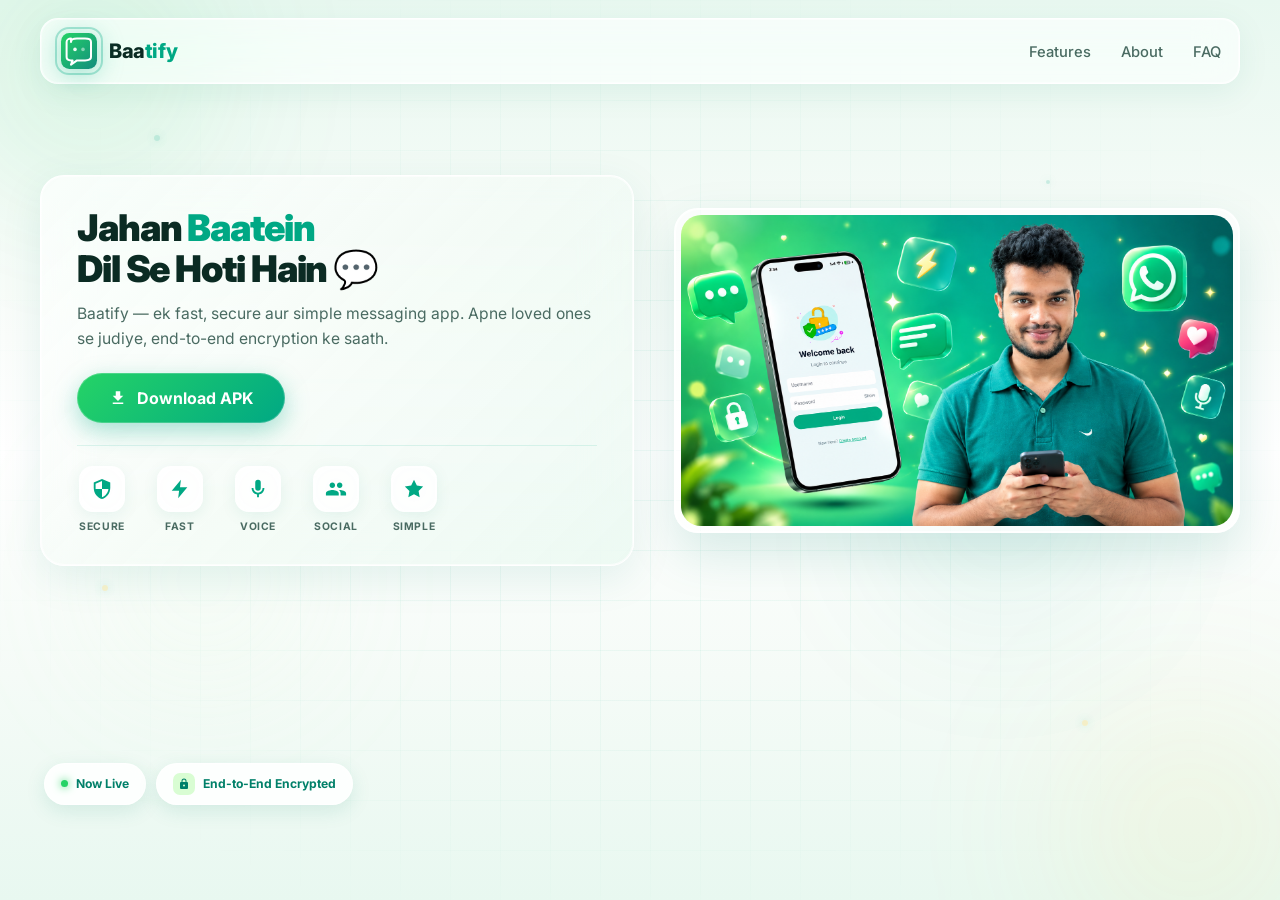
<file: apk/download.html>
<!DOCTYPE html>
<html lang="en">
<head>
<meta charset="UTF-8" />
<meta name="viewport" content="width=device-width, initial-scale=1.0, maximum-scale=5.0" />
<meta name="theme-color" content="#00A884" />
<title>Baatify — Baatein Dil Se</title>
<link rel="icon" type="image/svg+xml" href="data:image/svg+xml,%3Csvg xmlns='http://www.w3.org/2000/svg' viewBox='0 0 200 200'%3E%3Crect width='200' height='200' rx='42' fill='%2300A884'/%3E%3Cpath d='M60 55 C 60 45 70 38 90 38 L 130 38 C 150 38 160 45 160 55 L 160 130 C 160 140 150 147 130 147 L 90 147 L 60 168 L 68 147 L 60 147 C 45 147 38 140 38 130 L 38 55 C 38 45 48 38 60 38 Z' fill='none' stroke='white' stroke-width='10' stroke-linejoin='round'/%3E%3Ccircle cx='80' cy='92' r='9' fill='white'/%3E%3Ccircle cx='120' cy='92' r='9' fill='white'/%3E%3C/svg%3E">
<link rel="preconnect" href="https://fonts.googleapis.com">
<link rel="preconnect" href="https://fonts.gstatic.com" crossorigin>
<link href="https://fonts.googleapis.com/css2?family=Inter:wght@400;500;600;700;800;900&display=swap" rel="stylesheet">

<style>
* { margin: 0; padding: 0; box-sizing: border-box; -webkit-tap-highlight-color: transparent; }

html, body {
  min-height: 100%;
  font-family: 'Inter', sans-serif;
  color: #0B2B23;
  position: relative;
  overflow-x: hidden;
  background: linear-gradient(
    180deg,
    #E8F8F0 0%,
    #F5FBF7 25%,
    #FFFFFF 50%,
    #F5FBF7 75%,
    #E8F8F0 100%
  );
}

:root {
  --primary: #00A884;
  --primary-dark: #008069;
  --primary-light: #D9FDD3;
  --dark: #0B2B23;
  --gray: #4A6B62;
  --yellow: #FFD54F;
}

a { text-decoration: none; color: inherit; }

/* ============ SOFT BACKGROUND ============ */
.bg-layer {
  position: fixed;
  inset: 0;
  z-index: 0;
  overflow: hidden;
  pointer-events: none;
}
.orb {
  position: absolute;
  border-radius: 50%;
  filter: blur(80px);
  opacity: 0.35;
  animation: orbFloat 20s ease-in-out infinite;
}
.orb-1 {
  width: 340px; height: 340px;
  background: radial-gradient(circle, rgba(37,211,102,0.5), transparent 70%);
  top: -100px; left: -80px;
}
.orb-2 {
  width: 380px; height: 380px;
  background: radial-gradient(circle, rgba(255,213,79,0.4), transparent 70%);
  bottom: -120px; right: -100px;
  animation-delay: 5s;
}
.orb-3 {
  width: 300px; height: 300px;
  background: radial-gradient(circle, rgba(0,168,132,0.45), transparent 70%);
  top: 40%; right: 10%;
  animation-delay: 10s;
}
.orb-4 {
  width: 280px; height: 280px;
  background: radial-gradient(circle, rgba(217,253,211,0.6), transparent 70%);
  bottom: 20%; left: 5%;
  animation-delay: 15s;
}
@keyframes orbFloat {
  0%,100% { transform: translate(0,0) scale(1); }
  33%     { transform: translate(40px,-30px) scale(1.15); }
  66%     { transform: translate(-30px,40px) scale(0.9); }
}

.particle {
  position: absolute;
  width: 6px; height: 6px;
  background: rgba(0,168,132,0.35);
  border-radius: 50%;
  opacity: 0.5;
  animation: particleFloat 14s ease-in-out infinite;
  box-shadow: 0 0 10px rgba(0,168,132,0.4);
}
.particle:nth-child(6)  { top: 15%; left: 12%;  animation-delay: 0s; }
.particle:nth-child(7)  { top: 65%; left: 8%;   animation-delay: 2s;   background: rgba(255,213,79,0.5); }
.particle:nth-child(8)  { top: 20%; right: 18%; animation-delay: 4s;   width: 4px; height: 4px; }
.particle:nth-child(9)  { top: 80%; right: 15%; animation-delay: 6s;   background: rgba(255,213,79,0.5); }
.particle:nth-child(10) { top: 45%; left: 5%;   animation-delay: 8s;   width: 8px; height: 8px; }
.particle:nth-child(11) { top: 55%; right: 6%;  animation-delay: 3s;   }
@keyframes particleFloat {
  0%,100% { transform: translate(0,0); opacity: 0.5; }
  50%     { transform: translate(20px,-35px); opacity: 0.8; }
}

.grid-pattern {
  position: absolute;
  inset: 0;
  background-image:
    linear-gradient(rgba(0,168,132,0.05) 1px, transparent 1px),
    linear-gradient(90deg, rgba(0,168,132,0.05) 1px, transparent 1px);
  background-size: 50px 50px;
  mask-image: radial-gradient(ellipse at center, black 30%, transparent 80%);
  -webkit-mask-image: radial-gradient(ellipse at center, black 30%, transparent 80%);
}

/* ============ ANIMATIONS ============ */
@keyframes fadeUp {
  from { opacity: 0; transform: translateY(25px); }
  to   { opacity: 1; transform: translateY(0); }
}
@keyframes fadeIn {
  from { opacity: 0; }
  to   { opacity: 1; }
}
@keyframes scaleIn {
  from { opacity: 0; transform: scale(0.85); }
  to   { opacity: 1; transform: scale(1); }
}
@keyframes slideRight {
  from { opacity: 0; transform: translateX(-25px); }
  to   { opacity: 1; transform: translateX(0); }
}
@keyframes float {
  0%,100% { transform: translateY(0); }
  50%     { transform: translateY(-10px); }
}
@keyframes pulse {
  0%,100% { opacity: 1; transform: scale(1); }
  50%     { opacity: 0.5; transform: scale(1.4); }
}
@keyframes heartbeat {
  0%,100% { transform: scale(1); }
  15%     { transform: scale(1.12); }
  30%     { transform: scale(1); }
  45%     { transform: scale(1.08); }
  60%     { transform: scale(1); }
}
@keyframes glowPulse {
  0%,100% { box-shadow: 0 4px 12px rgba(0,0,0,0.04); }
  50%     { box-shadow: 0 4px 18px rgba(0,168,132,0.25); }
}
@keyframes gradientMove {
  0%   { background-position: 0% 50%; }
  50%  { background-position: 100% 50%; }
  100% { background-position: 0% 50%; }
}
@keyframes bounceDown {
  0%,100% { transform: translateY(0); }
  50%     { transform: translateY(3px); }
}
@keyframes spin {
  to { transform: rotate(360deg); }
}
@keyframes shine {
  0%   { left: -100%; }
  100% { left: 200%; }
}
@keyframes lineGrow {
  from { width: 0; }
  to   { width: 100%; }
}
@keyframes ringExpand {
  0%   { transform: scale(0.6); opacity: 0.8; }
  100% { transform: scale(1.8); opacity: 0; }
}
@keyframes shieldPulse {
  0%, 100% { transform: scale(1); opacity: 1; }
  50%      { transform: scale(1.15); opacity: 0.85; }
}
@keyframes lightning {
  0%, 55%, 100% { opacity: 1; filter: brightness(1); }
  60%           { opacity: 0.4; filter: brightness(2); }
  65%           { opacity: 1; }
  70%           { opacity: 0.3; }
  75%           { opacity: 1; filter: brightness(1.6); }
}
@keyframes micWave {
  0%, 100% { transform: scale(1); }
  50%      { transform: scale(1.18); }
}
@keyframes socialBounce {
  0%, 100% { transform: translateY(0); }
  30%      { transform: translateY(-3px); }
  60%      { transform: translateY(0); }
}
@keyframes starSpin {
  0%   { transform: rotate(0deg); }
  100% { transform: rotate(360deg); }
}

.anim-shield { animation: shieldPulse 2s ease-in-out infinite; transform-origin: center; }
.anim-lightning { animation: lightning 2.2s infinite; transform-origin: center; }
.anim-mic { animation: micWave 1.4s ease-in-out infinite; transform-origin: center; }
.anim-social { animation: socialBounce 2s ease-in-out infinite; transform-origin: center; }
.anim-star { animation: starSpin 6s linear infinite; transform-origin: center; }

/* ============ PAGE ============ */
.page {
  min-height: 100vh;
  display: flex;
  flex-direction: column;
  padding: 16px 18px 30px;
  gap: 16px;
  position: relative;
  z-index: 1;
  animation: fadeIn 0.6s ease;
}

/* ============ NAVBAR ============ */
nav {
  display: flex;
  justify-content: space-between;
  align-items: center;
  flex-shrink: 0;
  padding: 12px 18px;
  background: rgba(255, 255, 255, 0.65);
  backdrop-filter: blur(20px) saturate(180%);
  -webkit-backdrop-filter: blur(20px) saturate(180%);
  border: 1px solid rgba(255, 255, 255, 0.9);
  border-radius: 18px;
  box-shadow:
    0 8px 32px rgba(0, 128, 105, 0.08),
    0 0 0 1px rgba(255, 255, 255, 0.5) inset;
  animation: slideRight 0.7s ease backwards;
  animation-delay: 0.1s;
}

.logo {
  display: flex;
  align-items: center;
  gap: 10px;
  font-weight: 800;
  font-size: 1.25rem;
  color: var(--dark);
  white-space: nowrap;
}
.logo-icon {
  width: 40px;
  height: 40px;
  position: relative;
  animation: heartbeat 3s ease-in-out infinite;
  filter: drop-shadow(0 4px 12px rgba(0,168,132,0.35));
  flex-shrink: 0;
}
.logo-icon svg { width: 100%; height: 100%; display: block; }
.logo-icon::before {
  content: '';
  position: absolute;
  inset: -4px;
  border-radius: 14px;
  border: 2px solid rgba(0,168,132,0.3);
  animation: ringExpand 2.4s ease-out infinite;
  pointer-events: none;
}
.logo-text {
  white-space: nowrap;
  letter-spacing: -0.02em;
}
.logo-text span { color: var(--primary); }

.nav-links {
  display: flex;
  gap: 16px;
  list-style: none;
  align-items: center;
}
.nav-links a {
  font-weight: 500;
  font-size: 0.82rem;
  color: var(--gray);
  transition: color 0.2s;
  position: relative;
  padding: 4px 0;
}
.nav-links a:hover { color: var(--primary); }

/* ============ HERO ============ */
.hero {
  display: flex;
  flex-direction: column;
  gap: 20px;
}

/* ============ BANNER ============ */
.hero-banner {
  width: 100%;
  position: relative;
  border-radius: 24px;
  overflow: hidden;
  box-shadow:
    0 20px 50px rgba(0, 128, 105, 0.15),
    0 0 0 1px rgba(255,255,255,0.8) inset;
  animation: fadeUp 0.7s ease backwards;
  animation-delay: 0.2s;
  background: rgba(255,255,255,0.6);
  padding: 6px;
  border: 1px solid rgba(255,255,255,0.9);
}

.hero-banner img {
  width: 100%;
  height: auto;
  display: block;
  border-radius: 20px;
  object-fit: cover;
  min-height: 180px;
}

/* ============ BADGES ROW ============ */
.badge-row {
  display: flex;
  gap: 10px;
  padding: 4px 2px 0;
  animation: fadeUp 0.7s ease backwards;
  animation-delay: 0.3s;
  flex-wrap: wrap;
}

.badge-pill {
  display: inline-flex;
  align-items: center;
  gap: 8px;
  background: rgba(255, 255, 255, 0.9);
  backdrop-filter: blur(20px) saturate(180%);
  -webkit-backdrop-filter: blur(20px) saturate(180%);
  padding: 8px 14px;
  border-radius: 50px;
  font-size: 0.72rem;
  font-weight: 700;
  color: var(--primary-dark);
  box-shadow: 0 6px 20px rgba(0, 128, 105, 0.12);
  border: 1px solid rgba(255,255,255,0.9);
  animation: float 4s ease-in-out infinite;
  position: relative;
  overflow: hidden;
}
.badge-pill:nth-child(2) {
  animation-delay: 1s;
}
.badge-pill::after {
  content: '';
  position: absolute;
  top: 0; left: -100%;
  width: 100%; height: 100%;
  background: linear-gradient(90deg, transparent, rgba(255,255,255,0.6), transparent);
  animation: shine 3s infinite;
}
.badge-pill .dot {
  width: 7px;
  height: 7px;
  background: #25D366;
  border-radius: 50%;
  animation: pulse 1.5s infinite;
  box-shadow: 0 0 8px #25D366;
  flex-shrink: 0;
}
.badge-pill .ic-mini {
  width: 22px;
  height: 22px;
  border-radius: 7px;
  background: var(--primary-light);
  display: flex;
  align-items: center;
  justify-content: center;
  flex-shrink: 0;
}
.badge-pill .ic-mini svg {
  width: 12px;
  height: 12px;
  fill: var(--primary-dark);
  animation: shieldPulse 2s ease-in-out infinite;
  transform-origin: center;
}

/* ============ CONTENT CARD ============ */
.content {
  display: flex;
  flex-direction: column;
  align-items: flex-start;
  width: 100%;
  padding: 24px 22px;
  background: linear-gradient(
    135deg,
    rgba(255, 255, 255, 0.75) 0%,
    rgba(245, 251, 247, 0.7) 50%,
    rgba(232, 248, 240, 0.75) 100%
  );
  backdrop-filter: blur(24px) saturate(180%);
  -webkit-backdrop-filter: blur(24px) saturate(180%);
  border: 1px solid rgba(255, 255, 255, 0.95);
  border-radius: 24px;
  box-shadow:
    0 12px 40px rgba(0, 128, 105, 0.1),
    0 0 0 1px rgba(255, 255, 255, 0.6) inset;
  position: relative;
  overflow: hidden;
  animation: fadeUp 0.8s ease backwards;
  animation-delay: 0.4s;
}

.content::before {
  content: '';
  position: absolute;
  top: 0; left: -100%;
  width: 60%; height: 100%;
  background: linear-gradient(90deg, transparent, rgba(255,255,255,0.4), transparent);
  animation: shine 8s infinite;
  pointer-events: none;
}

h1 {
  font-size: clamp(1.7rem, 6.5vw, 2.3rem);
  font-weight: 900;
  line-height: 1.1;
  letter-spacing: -0.03em;
  margin-bottom: 12px;
  color: var(--dark);
  animation: fadeUp 0.8s ease backwards;
  animation-delay: 0.5s;
  width: 100%;
  position: relative;
  z-index: 1;
}
h1 .highlight {
  color: var(--primary);
  position: relative;
  display: inline-block;
}
h1 .highlight::after {
  content: '';
  position: absolute;
  bottom: 2px; left: 0;
  height: 8px;
  background: linear-gradient(90deg, rgba(255,213,79,0.7), rgba(255,213,79,0.2));
  z-index: -1;
  border-radius: 4px;
  animation: lineGrow 1s ease backwards;
  animation-delay: 1.3s;
}

.tagline {
  font-size: clamp(0.88rem, 3.3vw, 0.98rem);
  color: var(--gray);
  margin-bottom: 22px;
  line-height: 1.6;
  animation: fadeUp 0.8s ease backwards;
  animation-delay: 0.6s;
  position: relative;
  z-index: 1;
}

/* ============ DOWNLOAD BUTTON ============ */
.buttons {
  display: flex;
  flex-direction: column;
  gap: 10px;
  margin-bottom: 22px;
  width: 100%;
  animation: fadeUp 0.8s ease backwards;
  animation-delay: 0.7s;
  position: relative;
  z-index: 1;
}

.btn-primary {
  display: inline-flex;
  align-items: center;
  justify-content: center;
  gap: 10px;
  padding: 15px 28px;
  border-radius: 50px;
  font-weight: 700;
  font-size: 1rem;
  cursor: pointer;
  border: none;
  font-family: inherit;
  color: white;
  background: linear-gradient(135deg, #25D366 0%, #00A884 50%, #008069 100%);
  background-size: 200% 200%;
  box-shadow:
    0 8px 24px rgba(0, 168, 132, 0.35),
    0 0 0 1px rgba(255,255,255,0.2) inset;
  animation: gradientMove 4s ease infinite, buttonPulse 2.5s ease-in-out infinite;
  position: relative;
  overflow: hidden;
  transition: transform 0.25s ease;
  width: 100%;
  -webkit-tap-highlight-color: transparent;
}
@keyframes buttonPulse {
  0%, 100% { box-shadow: 0 8px 24px rgba(0,168,132,0.35), 0 0 0 0 rgba(37,211,102,0.5); }
  50%      { box-shadow: 0 12px 32px rgba(0,168,132,0.45), 0 0 0 14px rgba(37,211,102,0); }
}

.btn-primary .btn-icon,
.btn-primary .spinner,
.btn-primary #btnText {
  position: relative;
  z-index: 1;
}

.btn-primary .btn-icon {
  width: 18px;
  height: 18px;
  fill: white;
  animation: bounceDown 1.4s ease-in-out infinite;
  flex-shrink: 0;
}

.btn-primary:active:not(.loading):not(.done) { transform: scale(0.97); }

.btn-primary::after {
  content: '';
  position: absolute;
  top: 0; left: -100%;
  width: 100%; height: 100%;
  background: linear-gradient(90deg, transparent, rgba(255,255,255,0.4), transparent);
  animation: shine 2.8s infinite;
  z-index: 1;
  pointer-events: none;
}

.btn-primary.loading {
  cursor: wait;
  pointer-events: none;
  animation: none;
}
.btn-primary.done {
  background: #10B981;
  cursor: default;
  pointer-events: none;
  animation: none;
}

.spinner {
  width: 18px;
  height: 18px;
  border: 2.5px solid rgba(255,255,255,0.35);
  border-top-color: white;
  border-radius: 50%;
  animation: spin 0.7s linear infinite;
  display: none;
  flex-shrink: 0;
}
.btn-primary.loading .btn-icon { display: none; }
.btn-primary.loading .spinner { display: block; }
.btn-primary.done .btn-icon { display: none; }
.btn-primary.done .spinner { display: none; }

.download-status {
  font-size: 0.8rem;
  font-weight: 700;
  color: var(--primary-dark);
  opacity: 0;
  transform: translateX(-8px);
  transition: all 0.4s ease;
  display: inline-flex;
  align-items: center;
  gap: 6px;
  align-self: center;
}
.download-status.show { opacity: 1; transform: translateX(0); }
.download-status svg { width: 14px; height: 14px; fill: var(--primary); animation: scaleIn 0.3s; }

/* ============ FEATURE ICONS ============ */
.feature-icons {
  display: flex;
  gap: 14px;
  padding-top: 20px;
  border-top: 1px solid rgba(0,168,132,0.12);
  width: 100%;
  flex-wrap: wrap;
  justify-content: space-between;
  position: relative;
  z-index: 1;
}
.feature-item {
  display: flex;
  flex-direction: column;
  align-items: center;
  gap: 8px;
  animation: fadeUp 0.8s ease backwards;
  flex: 1;
  min-width: 50px;
}
.feature-item:nth-child(1) { animation-delay: 0.8s; }
.feature-item:nth-child(2) { animation-delay: 0.9s; }
.feature-item:nth-child(3) { animation-delay: 1.0s; }
.feature-item:nth-child(4) { animation-delay: 1.1s; }
.feature-item:nth-child(5) { animation-delay: 1.2s; }

.feature-item .icon-box {
  width: 46px;
  height: 46px;
  border-radius: 14px;
  background: rgba(255, 255, 255, 0.9);
  backdrop-filter: blur(16px) saturate(180%);
  -webkit-backdrop-filter: blur(16px) saturate(180%);
  display: flex;
  align-items: center;
  justify-content: center;
  box-shadow:
    0 4px 16px rgba(0, 128, 105, 0.08),
    0 0 0 1px rgba(255,255,255,0.9) inset;
  border: 1px solid rgba(255,255,255,0.9);
  animation: glowPulse 3s ease-in-out infinite;
}
.feature-item:nth-child(2) .icon-box { animation-delay: 0.4s; }
.feature-item:nth-child(3) .icon-box { animation-delay: 0.8s; }
.feature-item:nth-child(4) .icon-box { animation-delay: 1.2s; }
.feature-item:nth-child(5) .icon-box { animation-delay: 1.6s; }

.feature-item .icon-box svg {
  width: 22px;
  height: 22px;
  fill: var(--primary);
}
.feature-item span {
  font-size: 0.65rem;
  font-weight: 700;
  color: var(--gray);
  letter-spacing: 0.05em;
  text-transform: uppercase;
  text-align: center;
}

/* ============ DESKTOP ============ */
@media (min-width: 900px) {
  .page {
    height: 100vh;
    overflow: hidden;
    padding: 18px 40px 20px;
    gap: 16px;
  }

  .hero {
    flex: 1;
    display: grid;
    grid-template-columns: 1.05fr 1fr;
    gap: 40px;
    align-items: center;
    min-height: 0;
    flex-direction: row;
  }

  .content {
    order: -1;
    justify-content: center;
    padding: 32px 36px;
  }

  .buttons {
    flex-direction: row;
    width: auto;
    flex-wrap: wrap;
  }

  .btn-primary { width: auto; padding: 15px 32px; }

  .feature-icons {
    gap: 28px;
    justify-content: flex-start;
    flex-wrap: nowrap;
  }

  .feature-item { flex: none; }

  .nav-links { gap: 30px; }
  .nav-links a { font-size: 0.92rem; }

  .badge-row { padding: 6px 4px 0; }
  .badge-pill { padding: 9px 16px; font-size: 0.76rem; }
}

@media (max-width: 380px) {
  .page { padding: 12px 14px 20px; }
  .logo { font-size: 1.1rem; }
  .logo-icon { width: 36px; height: 36px; }
  h1 { font-size: 1.5rem; }
  .content { padding: 18px 16px; }
  .badge-pill { padding: 6px 12px; font-size: 0.66rem; }
}
</style>
</head>
<body>

<!-- ============ BACKGROUND ============ -->
<div class="bg-layer">
  <div class="grid-pattern"></div>
  <div class="orb orb-1"></div>
  <div class="orb orb-2"></div>
  <div class="orb orb-3"></div>
  <div class="orb orb-4"></div>
  <div class="particle"></div>
  <div class="particle"></div>
  <div class="particle"></div>
  <div class="particle"></div>
  <div class="particle"></div>
  <div class="particle"></div>
</div>

<div class="page">

  <!-- ========== NAVBAR ========== -->
  <nav>
    <a href="#" class="logo">
      <div class="logo-icon">
        <svg viewBox="0 0 200 200" xmlns="http://www.w3.org/2000/svg">
          <defs>
            <linearGradient id="navLogoGrad" x1="0%" y1="0%" x2="100%" y2="100%">
              <stop offset="0%" stop-color="#25D366"/>
              <stop offset="100%" stop-color="#128C7E"/>
            </linearGradient>
          </defs>
          <rect x="10" y="10" width="180" height="180" rx="42" fill="url(#navLogoGrad)"/>
          <path d="M60 55 C 60 45, 70 38, 90 38 L 130 38 C 150 38, 160 45, 160 55 L 160 130 C 160 140, 150 147, 130 147 L 90 147 L 60 168 L 68 147 L 60 147 C 45 147, 38 140, 38 130 L 38 55 C 38 45, 48 38, 60 38 Z" fill="none" stroke="white" stroke-width="10" stroke-linejoin="round"/>
          <circle cx="80" cy="92" r="9" fill="white">
            <animate attributeName="opacity" values="1;0.4;1" dur="1.5s" repeatCount="indefinite"/>
          </circle>
          <circle cx="120" cy="92" r="9" fill="white">
            <animate attributeName="opacity" values="0.4;1;0.4" dur="1.5s" repeatCount="indefinite"/>
          </circle>
        </svg>
      </div>
      <span class="logo-text">Baa<span>tify</span></span>
    </a>
    <ul class="nav-links">
      <li><a href="#features">Features</a></li>
      <li><a href="#about">About</a></li>
      <li><a href="#faq">FAQ</a></li>
    </ul>
  </nav>

  <!-- ========== HERO ========== -->
  <div class="hero">

    <!-- BANNER -->
    <div class="hero-banner">
      <img src="../assets/banner.png" alt="Baatify Banner">
    </div>

    <!-- BADGES ROW -->
    <div class="badge-row">
      <div class="badge-pill">
        <span class="dot"></span> Now Live
      </div>
      <div class="badge-pill">
        <div class="ic-mini">
          <svg viewBox="0 0 24 24"><path d="M18 8h-1V6a5 5 0 00-10 0v2H6a2 2 0 00-2 2v10a2 2 0 002 2h12a2 2 0 002-2V10a2 2 0 00-2-2zm-6 9a2 2 0 110-4 2 2 0 010 4zM9 8V6a3 3 0 016 0v2H9z"/></svg>
        </div>
        End-to-End Encrypted
      </div>
    </div>

    <!-- CONTENT CARD -->
    <div class="content">
      <h1>Jahan <span class="highlight">Baatein</span><br>Dil Se Hoti Hain 💬</h1>

      <p class="tagline">
        Baatify — ek fast, secure aur simple messaging app. Apne loved ones se judiye, end-to-end encryption ke saath.
      </p>

      <!-- DOWNLOAD BUTTON -->
      <div class="buttons">
        <button id="downloadBtn" class="btn-primary" 
                data-apk="https://github.com/pjtips786-star/Baatify/releases/download/App/app-debug.apk">
          <svg class="btn-icon" viewBox="0 0 24 24"><path d="M5 20h14v-2H5v2zM19 9h-4V3H9v6H5l7 7 7-7z"/></svg>
          <span class="spinner"></span>
          <span id="btnText">Download APK</span>
        </button>

        <span id="downloadStatus" class="download-status">
          <svg viewBox="0 0 24 24"><path d="M9 16.2L4.8 12l-1.4 1.4L9 19 21 7l-1.4-1.4L9 16.2z"/></svg>
          <span id="statusText">Ready</span>
        </span>
      </div>

      <!-- FEATURE ICONS -->
      <div class="feature-icons">
        <div class="feature-item">
          <div class="icon-box">
            <svg class="anim-shield" viewBox="0 0 24 24"><path d="M12 1L3 5v6c0 5.5 3.8 10.7 9 12 5.2-1.3 9-6.5 9-12V5l-9-4zm0 10.99h7c-.5 4.1-3.4 7.8-7 8.9V12H5V6.3l7-3.1v8.8z"/></svg>
          </div>
          <span>Secure</span>
        </div>
        <div class="feature-item">
          <div class="icon-box">
            <svg class="anim-lightning" viewBox="0 0 24 24"><path d="M13 2L3 14h8l-1 8 10-12h-8l1-8z"/></svg>
          </div>
          <span>Fast</span>
        </div>
        <div class="feature-item">
          <div class="icon-box">
            <svg class="anim-mic" viewBox="0 0 24 24"><path d="M12 14a3 3 0 003-3V5a3 3 0 00-6 0v6a3 3 0 003 3zm5-3a5 5 0 01-10 0H5a7 7 0 006 6.9V21h2v-3.1A7 7 0 0019 11h-2z"/></svg>
          </div>
          <span>Voice</span>
        </div>
        <div class="feature-item">
          <div class="icon-box">
            <svg class="anim-social" viewBox="0 0 24 24"><path d="M16 11c1.7 0 3-1.3 3-3s-1.3-3-3-3-3 1.3-3 3 1.3 3 3 3zm-8 0c1.7 0 3-1.3 3-3S9.7 5 8 5 5 6.3 5 8s1.3 3 3 3zm0 2c-2.3 0-7 1.2-7 3.5V19h14v-2.5C15 14.2 10.3 13 8 13zm8 0c-.3 0-.6 0-1 .1 1.2.8 2 1.9 2 3.4V19h6v-2.5c0-2.3-4.7-3.5-7-3.5z"/></svg>
          </div>
          <span>Social</span>
        </div>
        <div class="feature-item">
          <div class="icon-box">
            <svg class="anim-star" viewBox="0 0 24 24"><path d="M12 2l3.1 6.3 6.9 1-5 4.9 1.2 6.8L12 17.8 5.8 21l1.2-6.8-5-4.9 6.9-1L12 2z"/></svg>
          </div>
          <span>Simple</span>
        </div>
      </div>
    </div>

  </div>

</div>

<!-- ══════════════════════════════════════════════════════════
     DOWNLOAD SCRIPT — Exact 3-Step Flow
     Click → "Fetching..." → "Fetching Complete" → "Starting Shortly..."
     ══════════════════════════════════════════════════════════ -->
<script>
const downloadBtn = document.getElementById('downloadBtn');
const btnText = document.getElementById('btnText');
const downloadStatus = document.getElementById('downloadStatus');
const statusText = document.getElementById('statusText');

let isDownloading = false;

downloadBtn.addEventListener('click', function (e) {
  e.preventDefault();

  if (isDownloading) return;
  isDownloading = true;

  const apkUrl = this.dataset.apk;

  // ═══════════════════════════════════════════════
  // STEP 1: "Fetching..." state
  // ═══════════════════════════════════════════════
  this.classList.add('loading');
  btnText.textContent = 'Fetching...';
  downloadStatus.classList.add('show');
  statusText.textContent = 'Fetching file from server...';

  // ═══════════════════════════════════════════════
  // STEP 2: Trigger actual download
  // ═══════════════════════════════════════════════
  const iframe = document.createElement('iframe');
  iframe.style.display = 'none';
  iframe.style.width = '0';
  iframe.style.height = '0';
  iframe.style.border = 'none';
  iframe.src = apkUrl;
  document.body.appendChild(iframe);

  // Fallback — direct anchor
  setTimeout(() => {
    const link = document.createElement('a');
    link.href = apkUrl;
    link.download = 'baatify.apk';
    link.rel = 'noopener noreferrer';
    link.style.display = 'none';
    document.body.appendChild(link);
    link.click();
    setTimeout(() => {
      if (document.body.contains(link)) document.body.removeChild(link);
    }, 200);
  }, 400);

  // ═══════════════════════════════════════════════
  // STEP 3: After 2 sec → "Fetching Complete"
  // ═══════════════════════════════════════════════
  setTimeout(() => {
    downloadBtn.classList.remove('loading');
    downloadBtn.classList.add('done');
    btnText.textContent = 'Fetching Complete';
    statusText.textContent = 'File fetched successfully!';
  }, 2000);

  // ═══════════════════════════════════════════════
  // STEP 4: After 4 sec → "Starting Shortly..."
  // ═══════════════════════════════════════════════
  setTimeout(() => {
    btnText.textContent = 'Starting Shortly...';
    statusText.textContent = 'Your download will begin in a moment';
  }, 4000);

  // ═══════════════════════════════════════════════
  // STEP 5: After 8 sec → Reset button
  // ═══════════════════════════════════════════════
  setTimeout(() => {
    downloadBtn.classList.remove('done');
    btnText.textContent = 'Download APK';
    downloadStatus.classList.remove('show');
    statusText.textContent = 'Ready';
    isDownloading = false;
  }, 8000);

  // Cleanup iframe
  setTimeout(() => {
    if (document.body.contains(iframe)) document.body.removeChild(iframe);
  }, 15000);
});
</script>

</body>
</html>
</file>
